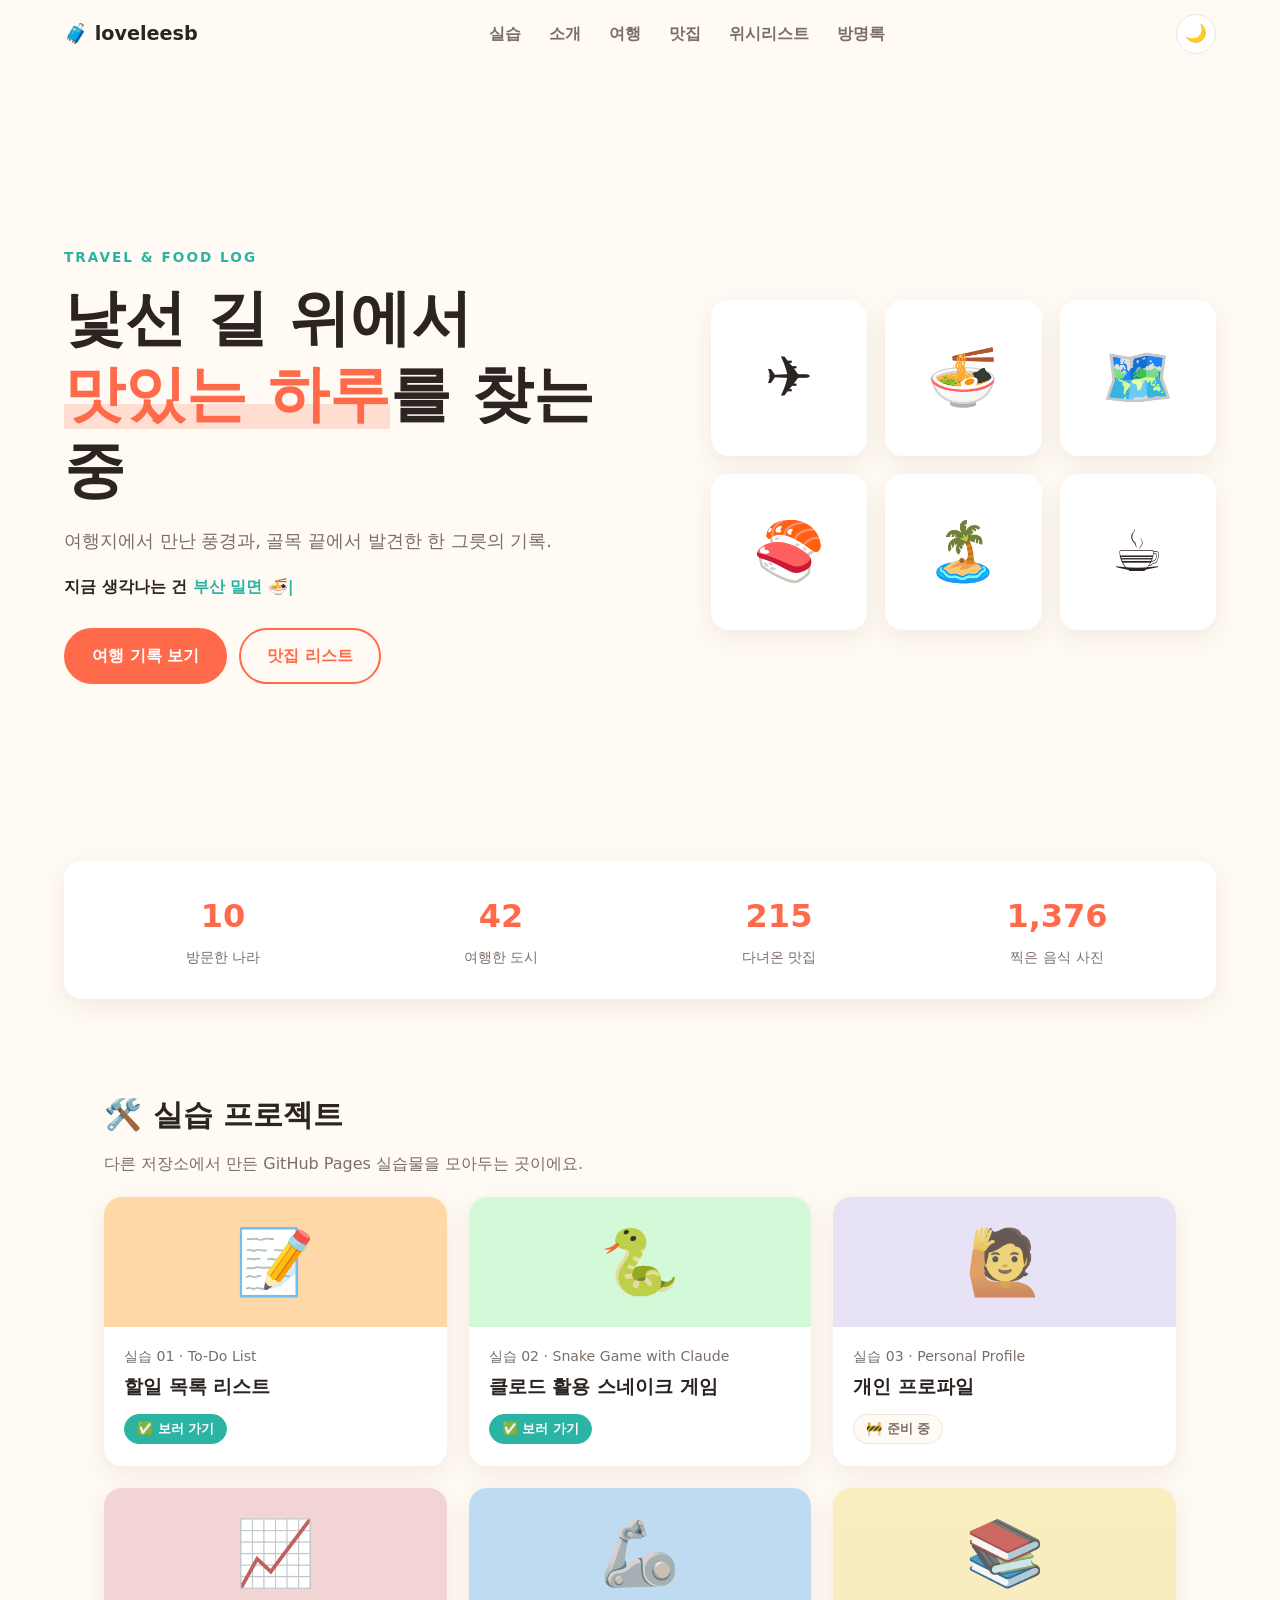
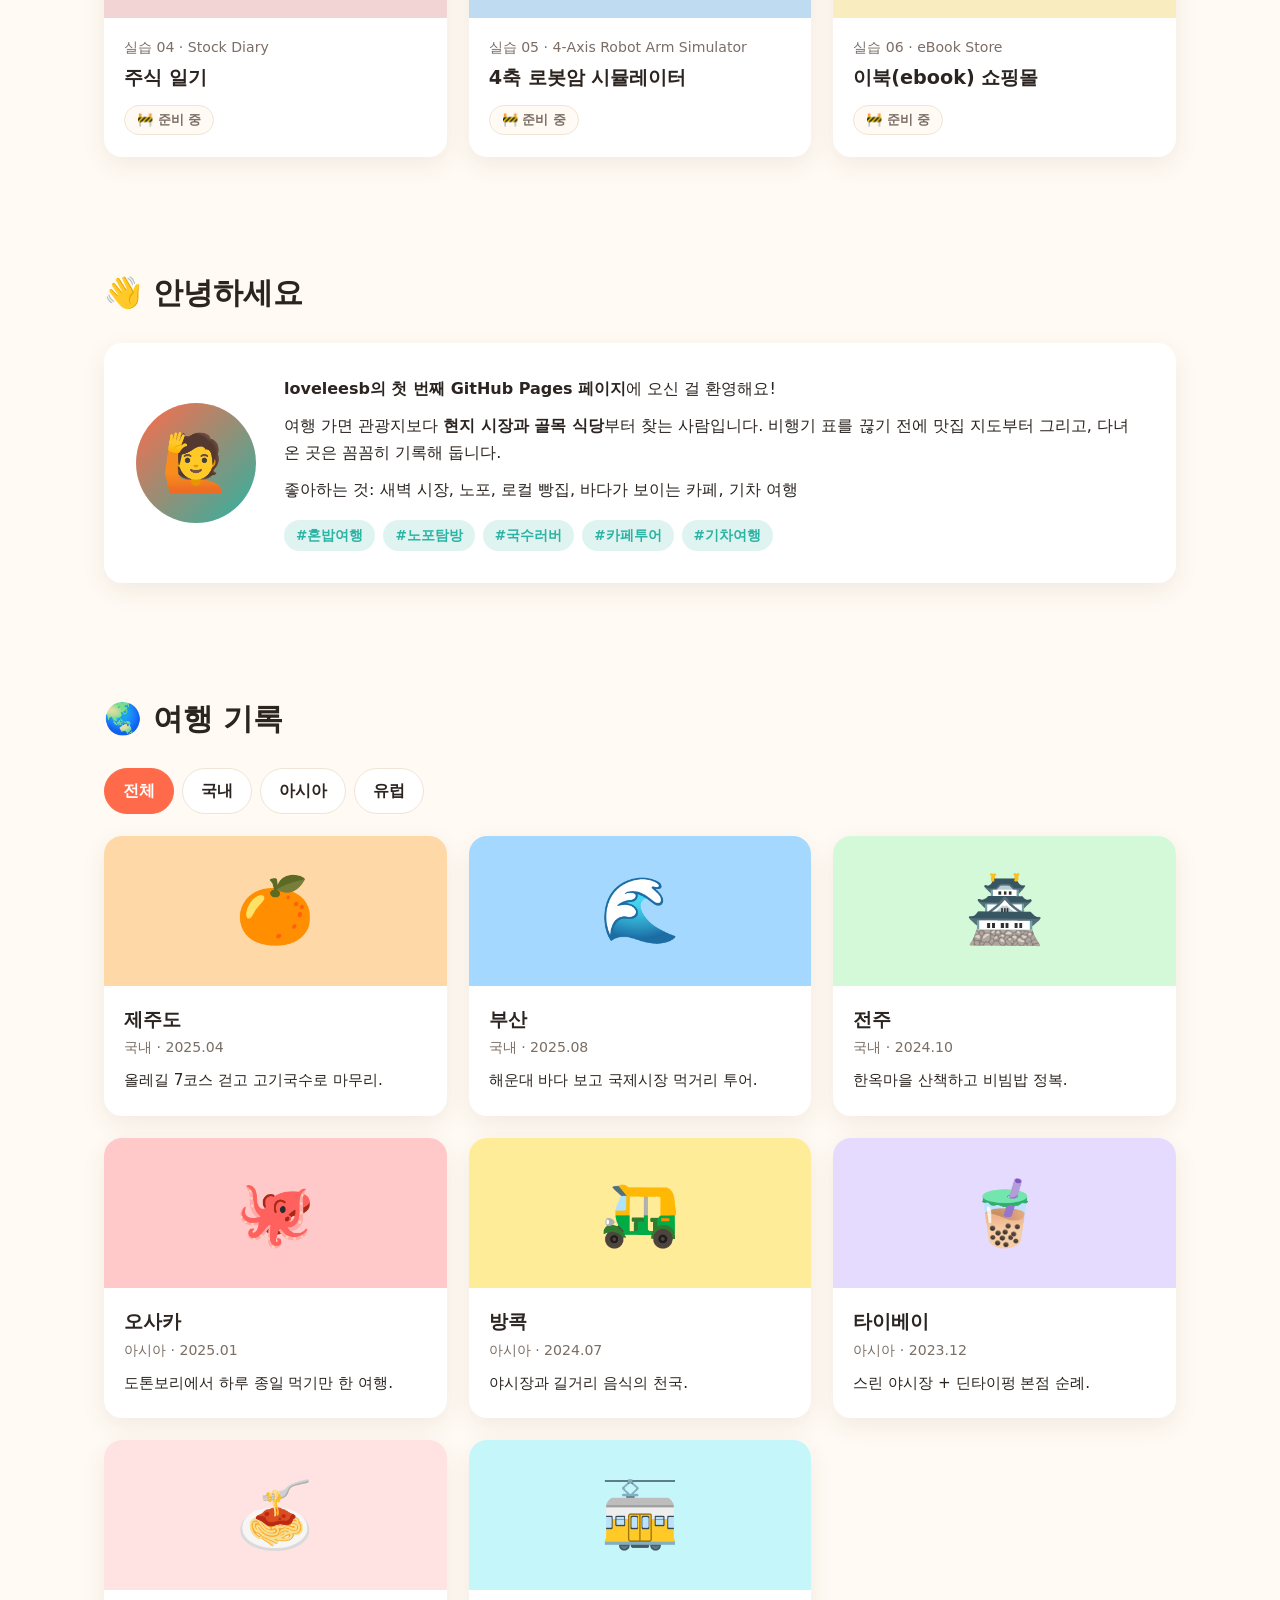
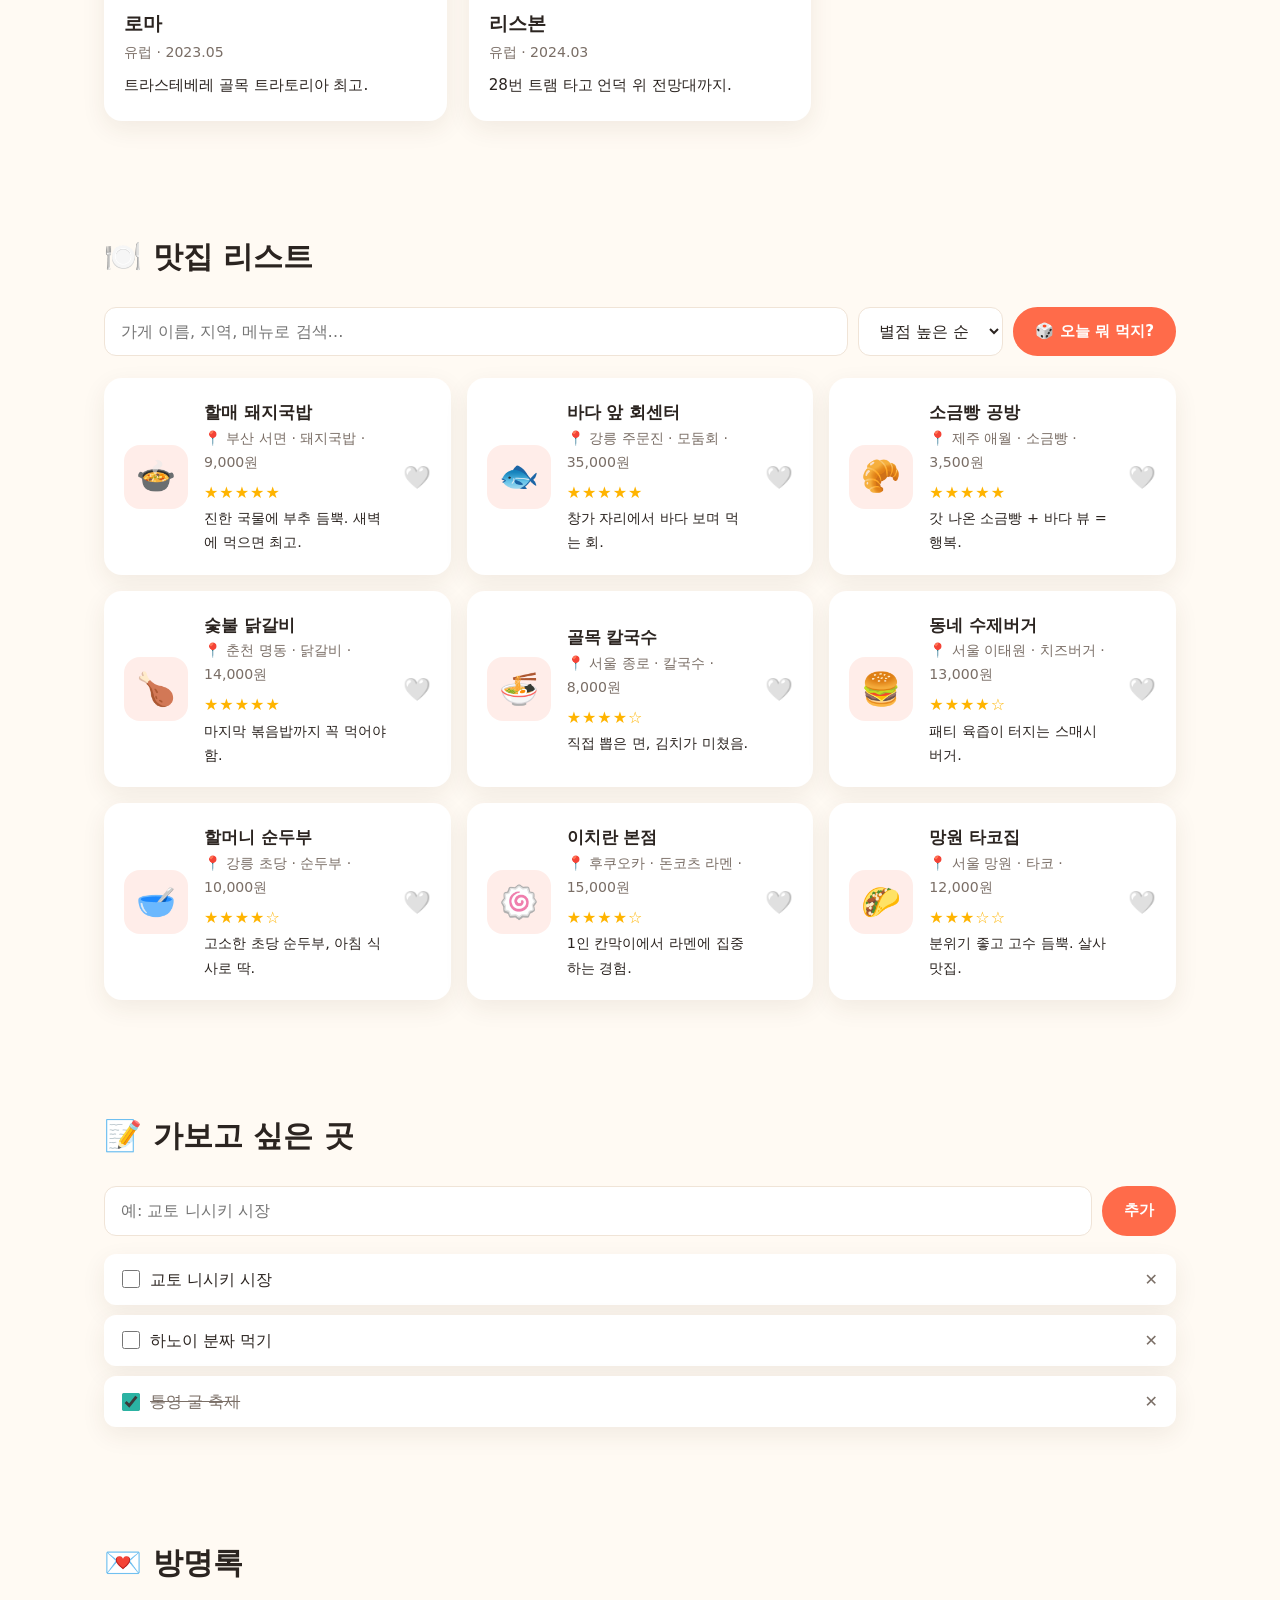
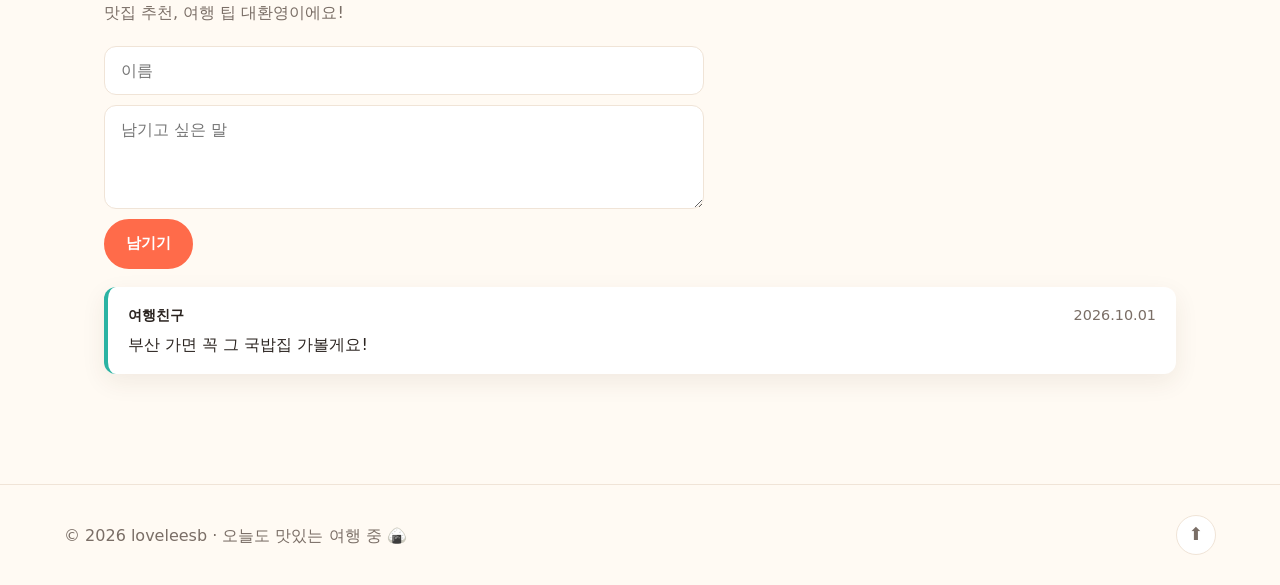
<file: index.html>
<!DOCTYPE html>
<html lang="ko">
<head>
  <meta charset="UTF-8">
  <meta name="viewport" content="width=device-width, initial-scale=1.0">
  <title>loveleesb · 여행과 맛집 기록</title>
  <meta name="description" content="여행과 맛집 탐방을 좋아하는 loveleesb의 개인 페이지">
  <link rel="stylesheet" href="style.css">
</head>
<body>
  <!-- 내비게이션 -->
  <header class="nav" id="nav">
    <a href="#home" class="logo">🧳 loveleesb</a>
    <nav>
      <ul class="nav-links" id="navLinks">
        <li><a href="#projects">실습</a></li>
        <li><a href="#about">소개</a></li>
        <li><a href="#travel">여행</a></li>
        <li><a href="#food">맛집</a></li>
        <li><a href="#wishlist">위시리스트</a></li>
        <li><a href="#guestbook">방명록</a></li>
      </ul>
    </nav>
    <div class="nav-actions">
      <button class="icon-btn" id="themeToggle" aria-label="다크 모드 전환">🌙</button>
      <button class="icon-btn menu-btn" id="menuBtn" aria-label="메뉴 열기">☰</button>
    </div>
  </header>

  <!-- 히어로 -->
  <section class="hero" id="home">
    <div class="hero-content">
      <p class="hero-eyebrow">Travel &amp; Food Log</p>
      <h1>낯선 길 위에서<br><span class="accent">맛있는 하루</span>를 찾는 중</h1>
      <p class="hero-sub">여행지에서 만난 풍경과, 골목 끝에서 발견한 한 그릇의 기록.</p>
      <p class="typing">지금 생각나는 건 <span id="typing"></span><span class="cursor">|</span></p>
      <div class="hero-buttons">
        <a href="#travel" class="btn primary">여행 기록 보기</a>
        <a href="#food" class="btn ghost">맛집 리스트</a>
      </div>
    </div>
    <div class="hero-emoji" aria-hidden="true">
      <span>✈️</span><span>🍜</span><span>🗺️</span><span>🍣</span><span>🏝️</span><span>☕</span>
    </div>
  </section>

  <!-- 통계 -->
  <section class="stats">
    <div class="stat"><strong class="count" data-target="12">0</strong><span>방문한 나라</span></div>
    <div class="stat"><strong class="count" data-target="47">0</strong><span>여행한 도시</span></div>
    <div class="stat"><strong class="count" data-target="238">0</strong><span>다녀온 맛집</span></div>
    <div class="stat"><strong class="count" data-target="1520">0</strong><span>찍은 음식 사진</span></div>
  </section>

  <!-- 실습 프로젝트 -->
  <!-- 링크 연결 방법: 카드의 class에서 is-disabled와 aria-disabled를 지우고 href="https://..." 를 넣으세요 -->
  <section class="section reveal" id="projects">
    <h2 class="section-title">🛠️ 실습 프로젝트</h2>
    <p class="section-desc">다른 저장소에서 만든 GitHub Pages 실습물을 모아두는 곳이에요.</p>
    <div class="grid project-grid">
      <a class="card project-card" href="todo/">
        <div class="card-cover" style="background:#ffd8a8">📝</div>
        <div class="card-body">
          <div class="card-meta">실습 01 · To-Do List</div>
          <h3>할일 목록 리스트</h3>
          <span class="badge live">✅ 보러 가기</span>
        </div>
      </a>
      <a class="card project-card" href="snake/">
        <div class="card-cover" style="background:#d3f9d8">🐍</div>
        <div class="card-body">
          <div class="card-meta">실습 02 · Snake Game with Claude</div>
          <h3>클로드 활용 스네이크 게임</h3>
          <span class="badge live">✅ 보러 가기</span>
        </div>
      </a>
      <a class="card project-card is-disabled" aria-disabled="true" data-url="">
        <div class="card-cover" style="background:#e5dbff">🙋</div>
        <div class="card-body">
          <div class="card-meta">실습 03 · Personal Profile</div>
          <h3>개인 프로파일</h3>
          <span class="badge">🚧 준비 중</span>
        </div>
      </a>
      <a class="card project-card is-disabled" aria-disabled="true" data-url="">
        <div class="card-cover" style="background:#ffc9c9">📈</div>
        <div class="card-body">
          <div class="card-meta">실습 04 · Stock Diary</div>
          <h3>주식 일기</h3>
          <span class="badge">🚧 준비 중</span>
        </div>
      </a>
      <a class="card project-card is-disabled" aria-disabled="true" data-url="">
        <div class="card-cover" style="background:#a5d8ff">🦾</div>
        <div class="card-body">
          <div class="card-meta">실습 05 · 4-Axis Robot Arm Simulator</div>
          <h3>4축 로봇암 시뮬레이터</h3>
          <span class="badge">🚧 준비 중</span>
        </div>
      </a>
      <a class="card project-card is-disabled" aria-disabled="true" data-url="">
        <div class="card-cover" style="background:#ffec99">📚</div>
        <div class="card-body">
          <div class="card-meta">실습 06 · eBook Store</div>
          <h3>이북(ebook) 쇼핑몰</h3>
          <span class="badge">🚧 준비 중</span>
        </div>
      </a>
    </div>
  </section>

  <!-- 소개 -->
  <section class="section reveal" id="about">
    <h2 class="section-title">👋 안녕하세요</h2>
    <div class="about">
      <div class="avatar" aria-hidden="true">🙋</div>
      <div>
        <p><b>loveleesb의 첫 번째 GitHub Pages 페이지</b>에 오신 걸 환영해요!</p>
        <p>여행 가면 관광지보다 <b>현지 시장과 골목 식당</b>부터 찾는 사람입니다.
          비행기 표를 끊기 전에 맛집 지도부터 그리고, 다녀온 곳은 꼼꼼히 기록해 둡니다.</p>
        <p>좋아하는 것: 새벽 시장, 노포, 로컬 빵집, 바다가 보이는 카페, 기차 여행</p>
        <div class="tags">
          <span>#혼밥여행</span><span>#노포탐방</span><span>#국수러버</span><span>#카페투어</span><span>#기차여행</span>
        </div>
      </div>
    </div>
  </section>

  <!-- 여행 -->
  <section class="section reveal" id="travel">
    <h2 class="section-title">🌏 여행 기록</h2>
    <div class="filters" id="travelFilters">
      <button class="chip active" data-filter="all">전체</button>
      <button class="chip" data-filter="korea">국내</button>
      <button class="chip" data-filter="asia">아시아</button>
      <button class="chip" data-filter="europe">유럽</button>
    </div>
    <div class="grid" id="travelGrid"></div>
  </section>

  <!-- 맛집 -->
  <section class="section reveal" id="food">
    <h2 class="section-title">🍽️ 맛집 리스트</h2>
    <div class="food-toolbar">
      <input type="search" id="foodSearch" placeholder="가게 이름, 지역, 메뉴로 검색…" aria-label="맛집 검색">
      <select id="foodSort" aria-label="정렬">
        <option value="rating">별점 높은 순</option>
        <option value="name">이름 순</option>
        <option value="price">가격 낮은 순</option>
      </select>
      <button class="btn primary small" id="randomPick">🎲 오늘 뭐 먹지?</button>
    </div>
    <div class="food-list" id="foodList"></div>
    <p class="empty" id="foodEmpty" hidden>검색 결과가 없어요 🥲</p>
  </section>

  <!-- 위시리스트 -->
  <section class="section reveal" id="wishlist">
    <h2 class="section-title">📝 가보고 싶은 곳</h2>
    <form class="wish-form" id="wishForm">
      <input type="text" id="wishInput" placeholder="예: 교토 니시키 시장" maxlength="40" required aria-label="가고 싶은 곳">
      <button type="submit" class="btn primary small">추가</button>
    </form>
    <ul class="wish-list" id="wishList"></ul>
  </section>

  <!-- 방명록 -->
  <section class="section reveal" id="guestbook">
    <h2 class="section-title">💌 방명록</h2>
    <p class="section-desc">맛집 추천, 여행 팁 대환영이에요!</p>
    <form class="guest-form" id="guestForm">
      <input type="text" id="guestName" placeholder="이름" maxlength="20" required aria-label="이름">
      <textarea id="guestMsg" placeholder="남기고 싶은 말" maxlength="200" rows="3" required aria-label="메시지"></textarea>
      <button type="submit" class="btn primary small">남기기</button>
    </form>
    <ul class="guest-list" id="guestList"></ul>
  </section>

  <footer class="footer">
    <p>© <span id="year"></span> loveleesb · 오늘도 맛있는 여행 중 🍙</p>
    <button class="icon-btn" id="toTop" aria-label="맨 위로">⬆️</button>
  </footer>

  <!-- 모달 -->
  <div class="modal" id="modal" hidden>
    <div class="modal-box" role="dialog" aria-modal="true">
      <button class="modal-close" id="modalClose" aria-label="닫기">✕</button>
      <div id="modalBody"></div>
    </div>
  </div>

  <script src="script.js"></script>
</body>
</html>
</file>
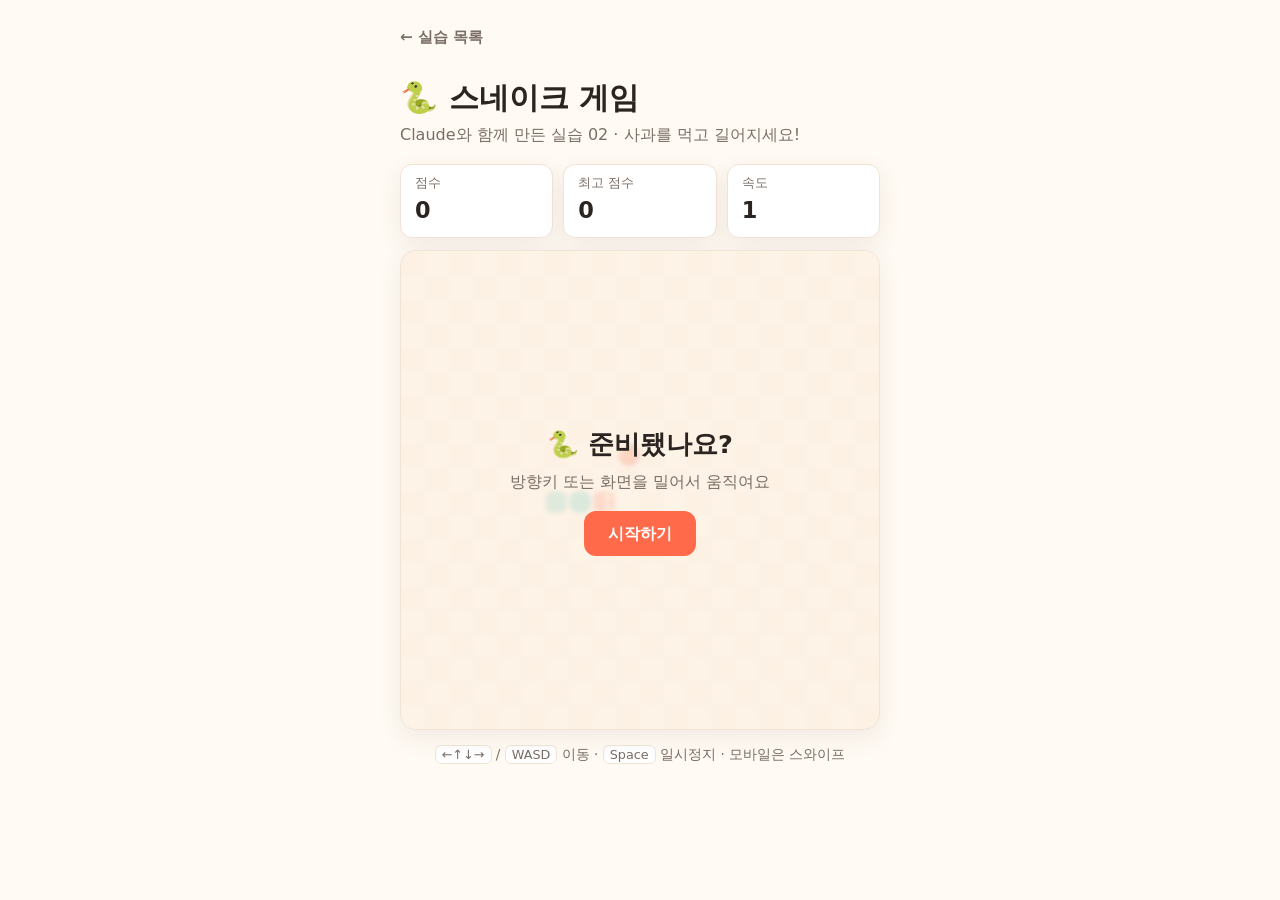
<file: snake/index.html>
<!DOCTYPE html>
<html lang="ko">
<head>
  <meta charset="UTF-8">
  <meta name="viewport" content="width=device-width, initial-scale=1.0, user-scalable=no">
  <title>스네이크 게임 · loveleesb 실습 02</title>
  <style>
    :root {
      --bg: #fffaf3; --surface: #ffffff; --text: #2b2420; --muted: #7a6e66;
      --primary: #ff6b4a; --primary-dark: #e4532f; --accent: #2bb3a3;
      --border: #f0e4d7; --board: #fdf3e7; --grid: #f6e6d4;
      --shadow: 0 8px 24px rgba(80, 50, 20, 0.08); --radius: 16px;
    }
    @media (prefers-color-scheme: dark) {
      :root:not([data-theme="light"]) {
        --bg: #1a1714; --surface: #26211d; --text: #f3ece6; --muted: #b3a79d;
        --primary: #ff825f; --primary-dark: #ff6b4a; --accent: #4fd1c1;
        --border: #3a322c; --board: #211c18; --grid: #2b2520;
        --shadow: 0 8px 24px rgba(0, 0, 0, 0.35);
      }
    }
    :root[data-theme="dark"] {
      --bg: #1a1714; --surface: #26211d; --text: #f3ece6; --muted: #b3a79d;
      --primary: #ff825f; --primary-dark: #ff6b4a; --accent: #4fd1c1;
      --border: #3a322c; --board: #211c18; --grid: #2b2520;
      --shadow: 0 8px 24px rgba(0, 0, 0, 0.35);
    }

    * { box-sizing: border-box; margin: 0; padding: 0; }
    body {
      font-family: "Pretendard", "Apple SD Gothic Neo", "Malgun Gothic", system-ui, sans-serif;
      background: var(--bg); color: var(--text); line-height: 1.6;
      min-height: 100vh; padding: 24px 16px 40px;
      -webkit-user-select: none; user-select: none;
    }
    button { font: inherit; color: inherit; }

    .wrap { max-width: 480px; margin: 0 auto; }
    .back { text-decoration: none; color: var(--muted); font-weight: 600; font-size: 0.95rem; }
    .back:hover { color: var(--primary); }

    header { margin: 24px 0 16px; }
    header h1 { font-size: 1.9rem; }
    header p { color: var(--muted); }

    .scores { display: flex; gap: 10px; margin-bottom: 12px; }
    .score {
      flex: 1; background: var(--surface); border: 1px solid var(--border);
      border-radius: 12px; padding: 8px 14px; box-shadow: var(--shadow);
    }
    .score span { display: block; font-size: 0.8rem; color: var(--muted); }
    .score strong { font-size: 1.4rem; font-variant-numeric: tabular-nums; }

    .board-wrap {
      position: relative; background: var(--board);
      border: 1px solid var(--border); border-radius: var(--radius);
      box-shadow: var(--shadow); overflow: hidden; aspect-ratio: 1;
      touch-action: none;
    }
    canvas { display: block; width: 100%; height: 100%; }

    .overlay {
      position: absolute; inset: 0; display: grid; place-items: center; text-align: center;
      background: color-mix(in srgb, var(--board) 82%, transparent);
      backdrop-filter: blur(2px); padding: 20px;
    }
    .overlay[hidden] { display: none; }
    .overlay h2 { font-size: 1.6rem; }
    .overlay p { color: var(--muted); margin: 4px 0 16px; }
    .btn {
      border: none; border-radius: 12px; padding: 10px 24px; cursor: pointer;
      background: var(--primary); color: #fff; font-weight: 700;
    }
    .btn:hover { background: var(--primary-dark); }

    .pad {
      display: grid; grid-template-columns: repeat(3, 64px); grid-template-rows: repeat(2, 56px);
      gap: 8px; justify-content: center; margin-top: 16px;
    }
    .pad button {
      border: 1px solid var(--border); background: var(--surface); border-radius: 14px;
      font-size: 1.3rem; cursor: pointer; box-shadow: var(--shadow); touch-action: manipulation;
    }
    .pad button:active { background: var(--primary); color: #fff; }
    .pad .up { grid-column: 2; }
    .pad .left { grid-column: 1; grid-row: 2; }
    .pad .down { grid-column: 2; grid-row: 2; }
    .pad .right { grid-column: 3; grid-row: 2; }

    .help { text-align: center; color: var(--muted); font-size: 0.85rem; margin-top: 14px; }
    kbd {
      font-family: inherit; font-size: 0.8rem; padding: 1px 6px; border-radius: 6px;
      border: 1px solid var(--border); background: var(--surface);
    }
    @media (hover: hover) and (pointer: fine) { .pad { display: none; } }
  </style>
</head>
<body>
  <div class="wrap">
    <a class="back" href="../#projects">← 실습 목록</a>

    <header>
      <h1>🐍 스네이크 게임</h1>
      <p>Claude와 함께 만든 실습 02 · 사과를 먹고 길어지세요!</p>
    </header>

    <div class="scores">
      <div class="score"><span>점수</span><strong id="score">0</strong></div>
      <div class="score"><span>최고 점수</span><strong id="best">0</strong></div>
      <div class="score"><span>속도</span><strong id="level">1</strong></div>
    </div>

    <div class="board-wrap" id="board">
      <canvas id="canvas" width="480" height="480" aria-label="게임 화면"></canvas>
      <div class="overlay" id="overlay">
        <div>
          <h2 id="ovTitle">🐍 준비됐나요?</h2>
          <p id="ovText">방향키 또는 화면을 밀어서 움직여요</p>
          <button class="btn" id="startBtn">시작하기</button>
        </div>
      </div>
    </div>

    <div class="pad" aria-label="방향 버튼">
      <button class="up" data-dir="up" aria-label="위">▲</button>
      <button class="left" data-dir="left" aria-label="왼쪽">◀</button>
      <button class="down" data-dir="down" aria-label="아래">▼</button>
      <button class="right" data-dir="right" aria-label="오른쪽">▶</button>
    </div>

    <p class="help"><kbd>←↑↓→</kbd> / <kbd>WASD</kbd> 이동 · <kbd>Space</kbd> 일시정지 · 모바일은 스와이프</p>
  </div>

  <script>
    const N = 20;                 // 칸 수 (20 x 20)
    const canvas = document.getElementById("canvas");
    const ctx = canvas.getContext("2d");
    const CELL = canvas.width / N;
    const $ = (id) => document.getElementById(id);

    const DIRS = { up: [0, -1], down: [0, 1], left: [-1, 0], right: [1, 0] };
    const KEYS = {
      ArrowUp: "up", ArrowDown: "down", ArrowLeft: "left", ArrowRight: "right",
      w: "up", s: "down", a: "left", d: "right",
      W: "up", S: "down", A: "left", D: "right",
    };

    const store = {
      get(k, f) { try { return JSON.parse(localStorage.getItem(k)) ?? f; } catch { return f; } },
      set(k, v) { try { localStorage.setItem(k, JSON.stringify(v)); } catch {} },
    };

    try {
      const theme = store.get("theme", null);
      if (theme) document.documentElement.dataset.theme = theme;
    } catch {}

    let snake, dir, queue, food, score, best = store.get("snake-best", 0);
    let state = "ready";          // ready | playing | paused | over
    let timer = null;
    $("best").textContent = best;

    const css = (name) => getComputedStyle(document.documentElement).getPropertyValue(name).trim();

    function reset() {
      snake = [{ x: 8, y: 10 }, { x: 7, y: 10 }, { x: 6, y: 10 }];
      dir = "right";
      queue = [];
      score = 0;
      placeFood();
      updateHud();
    }

    function placeFood() {
      const free = [];
      for (let y = 0; y < N; y++)
        for (let x = 0; x < N; x++)
          if (!snake.some((s) => s.x === x && s.y === y)) free.push({ x, y });
      food = free.length ? free[Math.floor(Math.random() * free.length)] : null;
    }

    const level = () => Math.min(10, 1 + Math.floor(score / 5));
    const speed = () => Math.max(55, 150 - (level() - 1) * 10);   // ms per step

    function updateHud() {
      $("score").textContent = score;
      $("level").textContent = level();
    }

    function turn(next) {
      if (state === "ready" || state === "over") { start(); }
      if (state !== "playing") return;
      const last = queue.length ? queue[queue.length - 1] : dir;
      const [lx, ly] = DIRS[last], [nx, ny] = DIRS[next];
      if (lx + nx === 0 && ly + ny === 0) return;   // 정반대 방향 금지
      if (next === last) return;
      if (queue.length < 3) queue.push(next);
    }

    function step() {
      if (queue.length) dir = queue.shift();
      const [dx, dy] = DIRS[dir];
      const head = { x: snake[0].x + dx, y: snake[0].y + dy };

      const eating = food && head.x === food.x && head.y === food.y;
      const body = eating ? snake : snake.slice(0, -1);
      const hitWall = head.x < 0 || head.y < 0 || head.x >= N || head.y >= N;
      const hitSelf = body.some((s) => s.x === head.x && s.y === head.y);
      if (hitWall || hitSelf) return gameOver();

      snake.unshift(head);
      if (eating) {
        const prevLevel = level();
        score++;
        updateHud();
        placeFood();
        if (!food) return gameOver(true);
        if (level() !== prevLevel) restartTimer();
      } else {
        snake.pop();
      }
      draw();
    }

    function roundRect(x, y, w, h, r) {
      ctx.beginPath();
      ctx.moveTo(x + r, y);
      ctx.arcTo(x + w, y, x + w, y + h, r);
      ctx.arcTo(x + w, y + h, x, y + h, r);
      ctx.arcTo(x, y + h, x, y, r);
      ctx.arcTo(x, y, x + w, y, r);
      ctx.closePath();
    }

    function draw() {
      ctx.fillStyle = css("--board");
      ctx.fillRect(0, 0, canvas.width, canvas.height);

      ctx.fillStyle = css("--grid");
      for (let y = 0; y < N; y++)
        for (let x = 0; x < N; x++)
          if ((x + y) % 2 === 0) ctx.fillRect(x * CELL, y * CELL, CELL, CELL);

      if (food) {
        ctx.font = `${CELL * 0.85}px sans-serif`;
        ctx.textAlign = "center";
        ctx.textBaseline = "middle";
        ctx.fillText("🍎", food.x * CELL + CELL / 2, food.y * CELL + CELL / 2 + 1);
      }

      const head = css("--primary"), tail = css("--accent");
      snake.forEach((s, i) => {
        ctx.fillStyle = i === 0 ? head : tail;
        ctx.globalAlpha = i === 0 ? 1 : Math.max(0.45, 1 - i / (snake.length + 6));
        roundRect(s.x * CELL + 1.5, s.y * CELL + 1.5, CELL - 3, CELL - 3, 7);
        ctx.fill();
      });
      ctx.globalAlpha = 1;

      // 눈
      const h = snake[0], [dx, dy] = DIRS[dir];
      const cx = h.x * CELL + CELL / 2, cy = h.y * CELL + CELL / 2;
      const ox = dy !== 0 ? CELL * 0.2 : 0, oy = dx !== 0 ? CELL * 0.2 : 0;
      ctx.fillStyle = "#fff";
      for (const s of [-1, 1]) {
        ctx.beginPath();
        ctx.arc(cx + ox * s + dx * CELL * 0.15, cy + oy * s + dy * CELL * 0.15, CELL * 0.11, 0, Math.PI * 2);
        ctx.fill();
      }
    }

    function restartTimer() {
      clearInterval(timer);
      timer = setInterval(step, speed());
    }

    function showOverlay(title, text, btn) {
      $("ovTitle").textContent = title;
      $("ovText").textContent = text;
      $("startBtn").textContent = btn;
      $("overlay").hidden = false;
    }

    function start() {
      reset();
      state = "playing";
      $("overlay").hidden = true;
      draw();
      restartTimer();
    }

    function togglePause() {
      if (state === "playing") {
        state = "paused";
        clearInterval(timer);
        showOverlay("⏸ 일시정지", `현재 점수 ${score}점`, "계속하기");
      } else if (state === "paused") {
        state = "playing";
        $("overlay").hidden = true;
        restartTimer();
      }
    }

    function gameOver(won = false) {
      clearInterval(timer);
      state = "over";
      draw();
      const newBest = score > best;
      if (newBest) { best = score; store.set("snake-best", best); $("best").textContent = best; }
      showOverlay(
        won ? "🏆 완벽해요!" : "💥 게임 오버",
        newBest ? `${score}점 · 새 최고 기록! 🎉` : `${score}점 · 최고 ${best}점`,
        "다시 하기"
      );
    }

    $("startBtn").addEventListener("click", () => (state === "paused" ? togglePause() : start()));

    document.addEventListener("keydown", (e) => {
      if (KEYS[e.key]) { e.preventDefault(); turn(KEYS[e.key]); }
      else if (e.key === " " || e.key === "p" || e.key === "P") {
        e.preventDefault();
        if (state === "ready" || state === "over") start(); else togglePause();
      }
    });

    document.querySelectorAll(".pad button").forEach((b) =>
      b.addEventListener("pointerdown", (e) => { e.preventDefault(); turn(b.dataset.dir); })
    );

    // 스와이프
    let touch = null;
    const board = $("board");
    board.addEventListener("pointerdown", (e) => { touch = { x: e.clientX, y: e.clientY }; });
    board.addEventListener("pointerup", (e) => {
      if (!touch || e.target.closest("button")) { touch = null; return; }
      const dx = e.clientX - touch.x, dy = e.clientY - touch.y;
      touch = null;
      if (Math.max(Math.abs(dx), Math.abs(dy)) < 24) return;
      turn(Math.abs(dx) > Math.abs(dy) ? (dx > 0 ? "right" : "left") : (dy > 0 ? "down" : "up"));
    });

    document.addEventListener("visibilitychange", () => {
      if (document.hidden && state === "playing") togglePause();
    });

    reset();
    draw();
  </script>
</body>
</html>
</file>
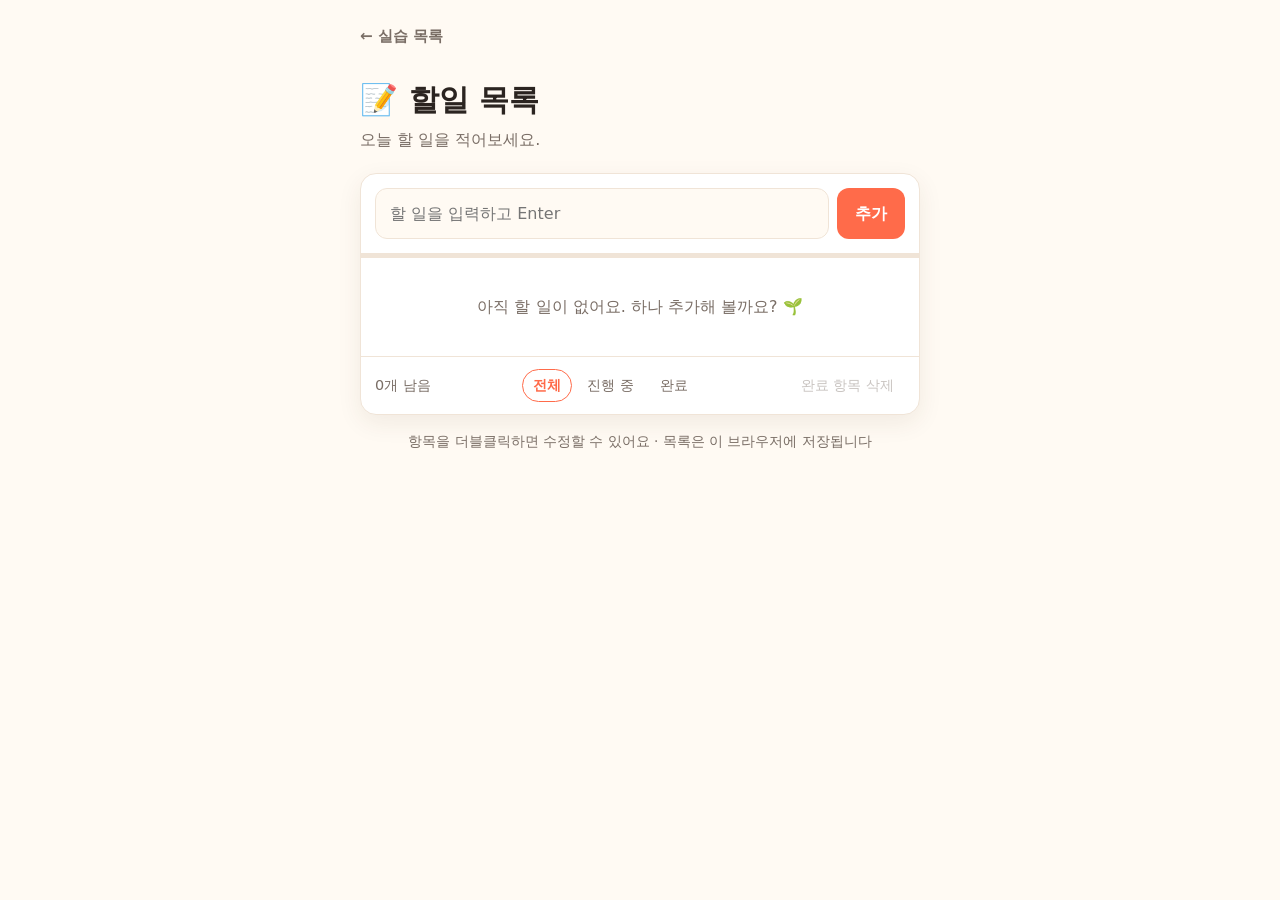
<file: todo/index.html>
<!DOCTYPE html>
<html lang="ko">
<head>
  <meta charset="UTF-8">
  <meta name="viewport" content="width=device-width, initial-scale=1.0">
  <title>할일 목록 · loveleesb 실습 01</title>
  <style>
    :root {
      --bg: #fffaf3; --surface: #ffffff; --text: #2b2420; --muted: #7a6e66;
      --primary: #ff6b4a; --primary-dark: #e4532f; --accent: #2bb3a3;
      --border: #f0e4d7; --danger: #e5484d;
      --shadow: 0 8px 24px rgba(80, 50, 20, 0.08); --radius: 16px;
    }
    @media (prefers-color-scheme: dark) {
      :root:not([data-theme="light"]) {
        --bg: #1a1714; --surface: #26211d; --text: #f3ece6; --muted: #b3a79d;
        --primary: #ff825f; --primary-dark: #ff6b4a; --accent: #4fd1c1;
        --border: #3a322c; --danger: #ff6369; --shadow: 0 8px 24px rgba(0, 0, 0, 0.35);
      }
    }
    :root[data-theme="dark"] {
      --bg: #1a1714; --surface: #26211d; --text: #f3ece6; --muted: #b3a79d;
      --primary: #ff825f; --primary-dark: #ff6b4a; --accent: #4fd1c1;
      --border: #3a322c; --danger: #ff6369; --shadow: 0 8px 24px rgba(0, 0, 0, 0.35);
    }

    * { box-sizing: border-box; margin: 0; padding: 0; }
    body {
      font-family: "Pretendard", "Apple SD Gothic Neo", "Malgun Gothic", system-ui, sans-serif;
      background: var(--bg); color: var(--text); line-height: 1.6;
      min-height: 100vh; padding: 24px 16px 60px;
    }
    button, input { font: inherit; color: inherit; }
    a { color: inherit; }

    .wrap { max-width: 560px; margin: 0 auto; }
    .top { display: flex; justify-content: space-between; align-items: center; margin-bottom: 28px; }
    .back { text-decoration: none; color: var(--muted); font-weight: 600; font-size: 0.95rem; }
    .back:hover { color: var(--primary); }

    header h1 { font-size: 1.9rem; }
    header p { color: var(--muted); margin-top: 2px; }

    .card {
      background: var(--surface); border: 1px solid var(--border);
      border-radius: var(--radius); box-shadow: var(--shadow);
      margin-top: 20px; overflow: hidden;
    }

    .add-form { display: flex; gap: 8px; padding: 14px; border-bottom: 1px solid var(--border); }
    .add-form input {
      flex: 1; min-width: 0; padding: 12px 14px; border-radius: 12px;
      border: 1px solid var(--border); background: var(--bg); outline: none;
    }
    .add-form input:focus { border-color: var(--primary); }
    .btn {
      border: none; border-radius: 12px; padding: 0 18px; cursor: pointer;
      background: var(--primary); color: #fff; font-weight: 700; white-space: nowrap;
    }
    .btn:hover { background: var(--primary-dark); }

    .progress { height: 4px; background: var(--border); }
    .progress span { display: block; height: 100%; width: 0; background: var(--accent); transition: width 0.3s; }

    ul { list-style: none; }
    li {
      display: flex; align-items: center; gap: 12px;
      padding: 12px 14px; border-bottom: 1px solid var(--border);
      animation: in 0.2s ease;
    }
    @keyframes in { from { opacity: 0; transform: translateY(-4px); } }
    li:last-child { border-bottom: none; }
    li input[type="checkbox"] { width: 20px; height: 20px; accent-color: var(--accent); cursor: pointer; flex-shrink: 0; }
    .text { flex: 1; min-width: 0; overflow-wrap: anywhere; cursor: text; }
    li.done .text { color: var(--muted); text-decoration: line-through; }
    .edit {
      flex: 1; min-width: 0; padding: 4px 8px; border-radius: 8px;
      border: 1px solid var(--primary); background: var(--bg); outline: none;
    }
    .del {
      border: none; background: none; cursor: pointer; color: var(--muted);
      width: 32px; height: 32px; border-radius: 8px; flex-shrink: 0; font-size: 1.1rem;
      opacity: 0.5; transition: opacity 0.15s, color 0.15s;
    }
    li:hover .del, .del:focus { opacity: 1; }
    .del:hover { color: var(--danger); }

    .empty { text-align: center; color: var(--muted); padding: 36px 14px; }

    .footer {
      display: flex; flex-wrap: wrap; align-items: center; justify-content: space-between; gap: 10px;
      padding: 12px 14px; border-top: 1px solid var(--border); font-size: 0.9rem; color: var(--muted);
    }
    .filters { display: flex; gap: 4px; }
    .filters button, .link-btn {
      border: 1px solid transparent; background: none; cursor: pointer;
      padding: 4px 10px; border-radius: 999px; color: var(--muted);
    }
    .filters button.active { border-color: var(--primary); color: var(--primary); font-weight: 700; }
    .filters button:hover, .link-btn:hover { color: var(--primary); }
    .link-btn:disabled { opacity: 0.4; cursor: default; color: var(--muted); }

    .hint { text-align: center; color: var(--muted); font-size: 0.85rem; margin-top: 16px; }

    @media (max-width: 480px) {
      .footer { justify-content: center; }
      .del { opacity: 1; }
    }
  </style>
</head>
<body>
  <div class="wrap">
    <div class="top">
      <a class="back" href="../#projects">← 실습 목록</a>
    </div>

    <header>
      <h1>📝 할일 목록</h1>
      <p id="summary">오늘 할 일을 적어보세요.</p>
    </header>

    <main class="card">
      <form class="add-form" id="addForm">
        <input id="newTodo" type="text" placeholder="할 일을 입력하고 Enter" maxlength="100" autocomplete="off" aria-label="새 할 일">
        <button class="btn" type="submit">추가</button>
      </form>
      <div class="progress" aria-hidden="true"><span id="bar"></span></div>

      <ul id="list"></ul>
      <p class="empty" id="empty" hidden></p>

      <div class="footer">
        <span id="count">0개 남음</span>
        <div class="filters" role="group" aria-label="필터">
          <button type="button" data-filter="all" class="active">전체</button>
          <button type="button" data-filter="active">진행 중</button>
          <button type="button" data-filter="done">완료</button>
        </div>
        <button type="button" class="link-btn" id="clearDone">완료 항목 삭제</button>
      </div>
    </main>

    <p class="hint">항목을 더블클릭하면 수정할 수 있어요 · 목록은 이 브라우저에 저장됩니다</p>
  </div>

  <script>
    const KEY = "loveleesb-todos";
    const $ = (s) => document.querySelector(s);

    const load = () => {
      try { return JSON.parse(localStorage.getItem(KEY)) || []; } catch { return []; }
    };
    const save = () => {
      try { localStorage.setItem(KEY, JSON.stringify(todos)); } catch { /* 저장 불가 시 무시 */ }
    };

    let todos = load();
    let filter = "all";

    function render() {
      const list = $("#list");
      list.innerHTML = "";

      const visible = todos.filter((t) =>
        filter === "all" ? true : filter === "done" ? t.done : !t.done
      );

      for (const t of visible) {
        const li = document.createElement("li");
        li.dataset.id = t.id;
        if (t.done) li.classList.add("done");

        const check = document.createElement("input");
        check.type = "checkbox";
        check.checked = t.done;
        check.setAttribute("aria-label", "완료 표시");

        const text = document.createElement("span");
        text.className = "text";
        text.textContent = t.text;
        text.title = "더블클릭하여 수정";

        const del = document.createElement("button");
        del.className = "del";
        del.type = "button";
        del.textContent = "✕";
        del.setAttribute("aria-label", "삭제");

        li.append(check, text, del);
        list.append(li);
      }

      const total = todos.length;
      const doneCount = todos.filter((t) => t.done).length;
      const left = total - doneCount;

      const empty = $("#empty");
      empty.hidden = visible.length > 0;
      empty.textContent =
        total === 0 ? "아직 할 일이 없어요. 하나 추가해 볼까요? 🌱"
        : filter === "done" ? "완료한 일이 아직 없어요."
        : filter === "active" ? "모두 끝냈어요! 🎉"
        : "";

      $("#count").textContent = `${left}개 남음`;
      $("#clearDone").disabled = doneCount === 0;
      $("#bar").style.width = total ? `${(doneCount / total) * 100}%` : "0";
      $("#summary").textContent =
        total === 0 ? "오늘 할 일을 적어보세요."
        : left === 0 ? `${total}개 모두 완료했어요! 🎉`
        : `${total}개 중 ${doneCount}개 완료`;

      document.querySelectorAll(".filters button").forEach((b) =>
        b.classList.toggle("active", b.dataset.filter === filter)
      );
    }

    function update() { save(); render(); }

    $("#addForm").addEventListener("submit", (e) => {
      e.preventDefault();
      const input = $("#newTodo");
      const text = input.value.trim();
      if (!text) return;
      todos.unshift({ id: Date.now().toString(36) + Math.random().toString(36).slice(2, 6), text, done: false });
      input.value = "";
      if (filter === "done") filter = "all";
      update();
    });

    const findTodo = (el) => todos.find((t) => t.id === el.closest("li")?.dataset.id);

    $("#list").addEventListener("change", (e) => {
      if (e.target.type !== "checkbox") return;
      const t = findTodo(e.target);
      if (t) { t.done = e.target.checked; update(); }
    });

    $("#list").addEventListener("click", (e) => {
      if (!e.target.classList.contains("del")) return;
      const t = findTodo(e.target);
      if (t) { todos = todos.filter((x) => x !== t); update(); }
    });

    $("#list").addEventListener("dblclick", (e) => {
      if (!e.target.classList.contains("text")) return;
      const t = findTodo(e.target);
      if (!t) return;

      const input = document.createElement("input");
      input.className = "edit";
      input.value = t.text;
      input.maxLength = 100;
      e.target.replaceWith(input);
      input.focus();
      input.select();

      let finished = false;
      const finish = (commit) => {
        if (finished) return;
        finished = true;
        const v = input.value.trim();
        if (commit && v) t.text = v;
        update();
      };
      input.addEventListener("keydown", (ev) => {
        if (ev.key === "Enter") finish(true);
        if (ev.key === "Escape") finish(false);
      });
      input.addEventListener("blur", () => finish(true));
    });

    document.querySelector(".filters").addEventListener("click", (e) => {
      const f = e.target.dataset.filter;
      if (f) { filter = f; render(); }
    });

    $("#clearDone").addEventListener("click", () => {
      todos = todos.filter((t) => !t.done);
      update();
    });

    // 메인 페이지에서 고른 테마(다크/라이트) 따라가기
    try {
      const theme = localStorage.getItem("theme");
      if (theme) document.documentElement.dataset.theme = JSON.parse(theme);
    } catch { /* 무시 */ }

    render();
  </script>
</body>
</html>
</file>
<file: style.css>
:root {
  --bg: #fffaf3;
  --surface: #ffffff;
  --text: #2b2420;
  --muted: #7a6e66;
  --primary: #ff6b4a;
  --primary-dark: #e4532f;
  --accent: #2bb3a3;
  --border: #f0e4d7;
  --shadow: 0 8px 24px rgba(80, 50, 20, 0.08);
  --radius: 18px;
}

[data-theme="dark"] {
  --bg: #1a1714;
  --surface: #26211d;
  --text: #f3ece6;
  --muted: #b3a79d;
  --primary: #ff825f;
  --primary-dark: #ff6b4a;
  --accent: #4fd1c1;
  --border: #3a322c;
  --shadow: 0 8px 24px rgba(0, 0, 0, 0.35);
}

* { box-sizing: border-box; margin: 0; padding: 0; }

html { scroll-behavior: smooth; scroll-padding-top: 72px; }

body {
  font-family: "Pretendard", "Apple SD Gothic Neo", "Malgun Gothic", system-ui, sans-serif;
  background: var(--bg);
  color: var(--text);
  line-height: 1.7;
  transition: background 0.3s, color 0.3s;
}

a { color: inherit; text-decoration: none; }
button, input, select, textarea { font: inherit; color: inherit; }

/* ---------- 내비게이션 ---------- */
.nav {
  position: sticky; top: 0; z-index: 50;
  display: flex; align-items: center; justify-content: space-between;
  padding: 14px 5vw;
  background: color-mix(in srgb, var(--bg) 85%, transparent);
  backdrop-filter: blur(10px);
  border-bottom: 1px solid transparent;
  transition: border-color 0.3s;
}
.nav.scrolled { border-color: var(--border); }
.logo { font-weight: 800; font-size: 1.2rem; }
.nav-links { display: flex; gap: 28px; list-style: none; }
.nav-links a { font-weight: 600; color: var(--muted); transition: color 0.2s; }
.nav-links a:hover, .nav-links a.active { color: var(--primary); }
.nav-actions { display: flex; gap: 8px; }

.icon-btn {
  width: 40px; height: 40px; border-radius: 50%;
  border: 1px solid var(--border); background: var(--surface);
  cursor: pointer; font-size: 1.1rem;
  transition: transform 0.2s;
}
.icon-btn:hover { transform: scale(1.08); }
.menu-btn { display: none; }

/* ---------- 히어로 ---------- */
.hero {
  min-height: 88vh;
  display: grid; grid-template-columns: 1.2fr 1fr; align-items: center; gap: 40px;
  padding: 40px 5vw;
}
.hero-eyebrow { color: var(--accent); font-weight: 700; letter-spacing: 0.15em; text-transform: uppercase; font-size: 0.85rem; }
.hero h1 { font-size: clamp(2.2rem, 5vw, 3.8rem); line-height: 1.25; margin: 12px 0 18px; }
.accent {
  color: var(--primary);
  background: linear-gradient(transparent 65%, color-mix(in srgb, var(--primary) 20%, transparent) 65%);
}
.hero-sub { color: var(--muted); font-size: 1.1rem; }
.typing { margin-top: 16px; font-weight: 600; }
#typing { color: var(--accent); }
.cursor { animation: blink 1s step-end infinite; color: var(--accent); }
@keyframes blink { 50% { opacity: 0; } }

.hero-buttons { display: flex; gap: 12px; margin-top: 28px; flex-wrap: wrap; }
.btn {
  display: inline-block; padding: 12px 26px; border-radius: 999px;
  font-weight: 700; border: 2px solid var(--primary); cursor: pointer;
  transition: transform 0.2s, background 0.2s;
}
.btn:hover { transform: translateY(-2px); }
.btn.primary { background: var(--primary); color: #fff; }
.btn.primary:hover { background: var(--primary-dark); }
.btn.ghost { background: transparent; color: var(--primary); }
.btn.small { padding: 10px 20px; font-size: 0.95rem; }

.hero-emoji {
  display: grid; grid-template-columns: repeat(3, 1fr); gap: 18px;
}
.hero-emoji span {
  aspect-ratio: 1; display: grid; place-items: center;
  font-size: clamp(2.2rem, 5vw, 3.6rem);
  background: var(--surface); border-radius: var(--radius);
  box-shadow: var(--shadow);
  animation: float 4s ease-in-out infinite;
}
.hero-emoji span:nth-child(2n) { animation-delay: -2s; }
.hero-emoji span:nth-child(3n) { animation-delay: -1s; }
@keyframes float { 50% { transform: translateY(-10px); } }

/* ---------- 통계 ---------- */
.stats {
  display: grid; grid-template-columns: repeat(4, 1fr); gap: 16px;
  margin: 0 5vw; padding: 28px;
  background: var(--surface); border-radius: var(--radius); box-shadow: var(--shadow);
  text-align: center;
}
.stat strong { display: block; font-size: 2rem; color: var(--primary); }
.stat span { color: var(--muted); font-size: 0.9rem; }

/* ---------- 공통 섹션 ---------- */
.section { padding: 90px 5vw 20px; max-width: 1200px; margin: 0 auto; }
.section-title { font-size: 1.9rem; margin-bottom: 24px; }
.section-desc { color: var(--muted); margin: -14px 0 20px; }

.reveal { opacity: 0; transform: translateY(30px); transition: opacity 0.7s, transform 0.7s; }
.reveal.visible { opacity: 1; transform: none; }

/* ---------- 소개 ---------- */
.about {
  display: flex; gap: 28px; align-items: center;
  background: var(--surface); padding: 32px; border-radius: var(--radius); box-shadow: var(--shadow);
}
.about p + p { margin-top: 10px; }
.avatar {
  flex-shrink: 0; width: 120px; height: 120px; border-radius: 50%;
  display: grid; place-items: center; font-size: 3.5rem;
  background: linear-gradient(135deg, var(--primary), var(--accent));
}
.tags { display: flex; flex-wrap: wrap; gap: 8px; margin-top: 16px; }
.tags span {
  padding: 4px 12px; border-radius: 999px; font-size: 0.85rem; font-weight: 600;
  background: color-mix(in srgb, var(--accent) 15%, transparent); color: var(--accent);
}

/* ---------- 필터 & 카드 ---------- */
.filters { display: flex; gap: 8px; flex-wrap: wrap; margin-bottom: 22px; }
.chip {
  padding: 8px 18px; border-radius: 999px; cursor: pointer; font-weight: 600;
  border: 1px solid var(--border); background: var(--surface);
  transition: all 0.2s;
}
.chip.active, .chip:hover { background: var(--primary); color: #fff; border-color: var(--primary); }

.grid { display: grid; grid-template-columns: repeat(auto-fill, minmax(260px, 1fr)); gap: 22px; }
.card {
  background: var(--surface); border-radius: var(--radius); overflow: hidden;
  box-shadow: var(--shadow); cursor: pointer;
  transition: transform 0.25s, box-shadow 0.25s;
  animation: pop 0.4s ease;
}
.card:hover { transform: translateY(-6px); box-shadow: 0 14px 32px rgba(80, 50, 20, 0.15); }
@keyframes pop { from { opacity: 0; transform: scale(0.95); } }
.card-cover { height: 150px; display: grid; place-items: center; font-size: 4rem; }
.card-body { padding: 18px 20px 22px; }
.card-body h3 { font-size: 1.2rem; }
.card-meta { color: var(--muted); font-size: 0.88rem; }
.card-body p { margin-top: 8px; font-size: 0.95rem; }

/* ---------- 맛집 ---------- */
.food-toolbar { display: flex; gap: 10px; flex-wrap: wrap; margin-bottom: 22px; }
.food-toolbar input, .food-toolbar select,
.wish-form input, .guest-form input, .guest-form textarea {
  padding: 10px 16px; border-radius: 12px;
  border: 1px solid var(--border); background: var(--surface);
  outline: none; transition: border-color 0.2s;
}
.food-toolbar input { flex: 1; min-width: 200px; }
input:focus, select:focus, textarea:focus { border-color: var(--primary); }

.food-list { display: grid; grid-template-columns: repeat(auto-fill, minmax(320px, 1fr)); gap: 16px; }
.food-item {
  display: flex; gap: 16px; align-items: center;
  background: var(--surface); padding: 18px; border-radius: var(--radius); box-shadow: var(--shadow);
  border: 2px solid transparent; transition: border-color 0.3s;
  animation: pop 0.4s ease;
}
.food-item.highlight { border-color: var(--primary); animation: shake 0.5s; }
@keyframes shake { 25% { transform: rotate(-1.5deg); } 75% { transform: rotate(1.5deg); } }
.food-emoji {
  flex-shrink: 0; width: 64px; height: 64px; border-radius: 16px;
  display: grid; place-items: center; font-size: 2rem;
  background: color-mix(in srgb, var(--primary) 12%, transparent);
}
.food-info { flex: 1; min-width: 0; }
.food-info h3 { font-size: 1.05rem; }
.food-info .card-meta { margin-bottom: 4px; }
.stars { color: #ffb400; letter-spacing: 1px; }
.food-note { font-size: 0.9rem; }
.like-btn {
  border: none; background: none; cursor: pointer; font-size: 1.4rem;
  display: flex; flex-direction: column; align-items: center; color: var(--muted); font-size: 0.8rem;
}
.like-btn .heart { font-size: 1.4rem; transition: transform 0.2s; }
.like-btn.liked .heart { transform: scale(1.2); }
.empty { text-align: center; color: var(--muted); padding: 30px; }

/* ---------- 위시리스트 ---------- */
.wish-form, .guest-form { display: flex; gap: 10px; margin-bottom: 18px; flex-wrap: wrap; }
.wish-form input { flex: 1; min-width: 200px; }
.wish-list, .guest-list { list-style: none; display: grid; gap: 10px; }
.wish-list li {
  display: flex; align-items: center; gap: 12px;
  background: var(--surface); padding: 12px 18px; border-radius: 12px; box-shadow: var(--shadow);
}
.wish-list label { flex: 1; display: flex; gap: 10px; align-items: center; cursor: pointer; }
.wish-list input[type="checkbox"] { width: 18px; height: 18px; accent-color: var(--accent); }
.wish-list li.done span { text-decoration: line-through; color: var(--muted); }
.del-btn { border: none; background: none; cursor: pointer; color: var(--muted); font-size: 1rem; }
.del-btn:hover { color: var(--primary); }

/* ---------- 방명록 ---------- */
.guest-form { flex-direction: column; max-width: 600px; }
.guest-form button { align-self: flex-start; }
.guest-list li {
  background: var(--surface); padding: 16px 20px; border-radius: 12px; box-shadow: var(--shadow);
  border-left: 4px solid var(--accent);
}
.guest-list .guest-head { display: flex; justify-content: space-between; gap: 10px; font-size: 0.9rem; }
.guest-list .guest-head span { color: var(--muted); }
.guest-list p { margin-top: 4px; white-space: pre-wrap; word-break: break-word; }

/* ---------- 푸터 ---------- */
.footer {
  margin-top: 90px; padding: 30px 5vw;
  display: flex; justify-content: space-between; align-items: center;
  border-top: 1px solid var(--border); color: var(--muted);
}

/* ---------- 모달 ---------- */
.modal {
  position: fixed; inset: 0; z-index: 100;
  display: grid; place-items: center; padding: 20px;
  background: rgba(0, 0, 0, 0.5);
}
.modal[hidden] { display: none; }
.modal-box {
  position: relative; width: min(520px, 100%);
  background: var(--surface); border-radius: var(--radius); overflow: hidden;
  animation: pop 0.25s ease;
}
.modal-close {
  position: absolute; top: 12px; right: 12px;
  width: 34px; height: 34px; border-radius: 50%; border: none; cursor: pointer;
  background: rgba(255, 255, 255, 0.8); color: #333;
}
.modal-box .card-cover { height: 180px; font-size: 5rem; }
.modal-box .card-body { padding: 24px; }
.modal-box ul { margin: 12px 0 0 18px; }

/* ---------- 반응형 ---------- */
@media (max-width: 860px) {
  .menu-btn { display: block; }
  .nav-links {
    position: absolute; top: 100%; left: 0; right: 0;
    flex-direction: column; gap: 0;
    background: var(--surface); border-bottom: 1px solid var(--border);
    max-height: 0; overflow: hidden; transition: max-height 0.3s;
  }
  .nav-links.open { max-height: 320px; }
  .nav-links a { display: block; padding: 14px 5vw; }
  .hero { grid-template-columns: 1fr; min-height: auto; padding-top: 50px; }
  .stats { grid-template-columns: repeat(2, 1fr); }
  .about { flex-direction: column; text-align: center; }
  .tags { justify-content: center; }
  .food-list { grid-template-columns: 1fr; }
}

/* ---------- 실습 프로젝트 ---------- */
.project-card { display: block; position: relative; }
.project-card .card-cover { height: 130px; }
.project-card .card-body h3 { margin-top: 2px; }
.badge {
  display: inline-block; margin-top: 10px; padding: 3px 12px;
  border-radius: 999px; font-size: 0.82rem; font-weight: 600;
  background: var(--bg); border: 1px solid var(--border); color: var(--muted);
}
.project-card.is-disabled { cursor: not-allowed; }
.project-card.is-disabled .card-cover { filter: grayscale(0.35); opacity: 0.85; }
.project-card.is-disabled:hover { transform: none; box-shadow: var(--shadow); }
.badge.live { background: var(--accent); border-color: var(--accent); color: #fff; }
</file>
